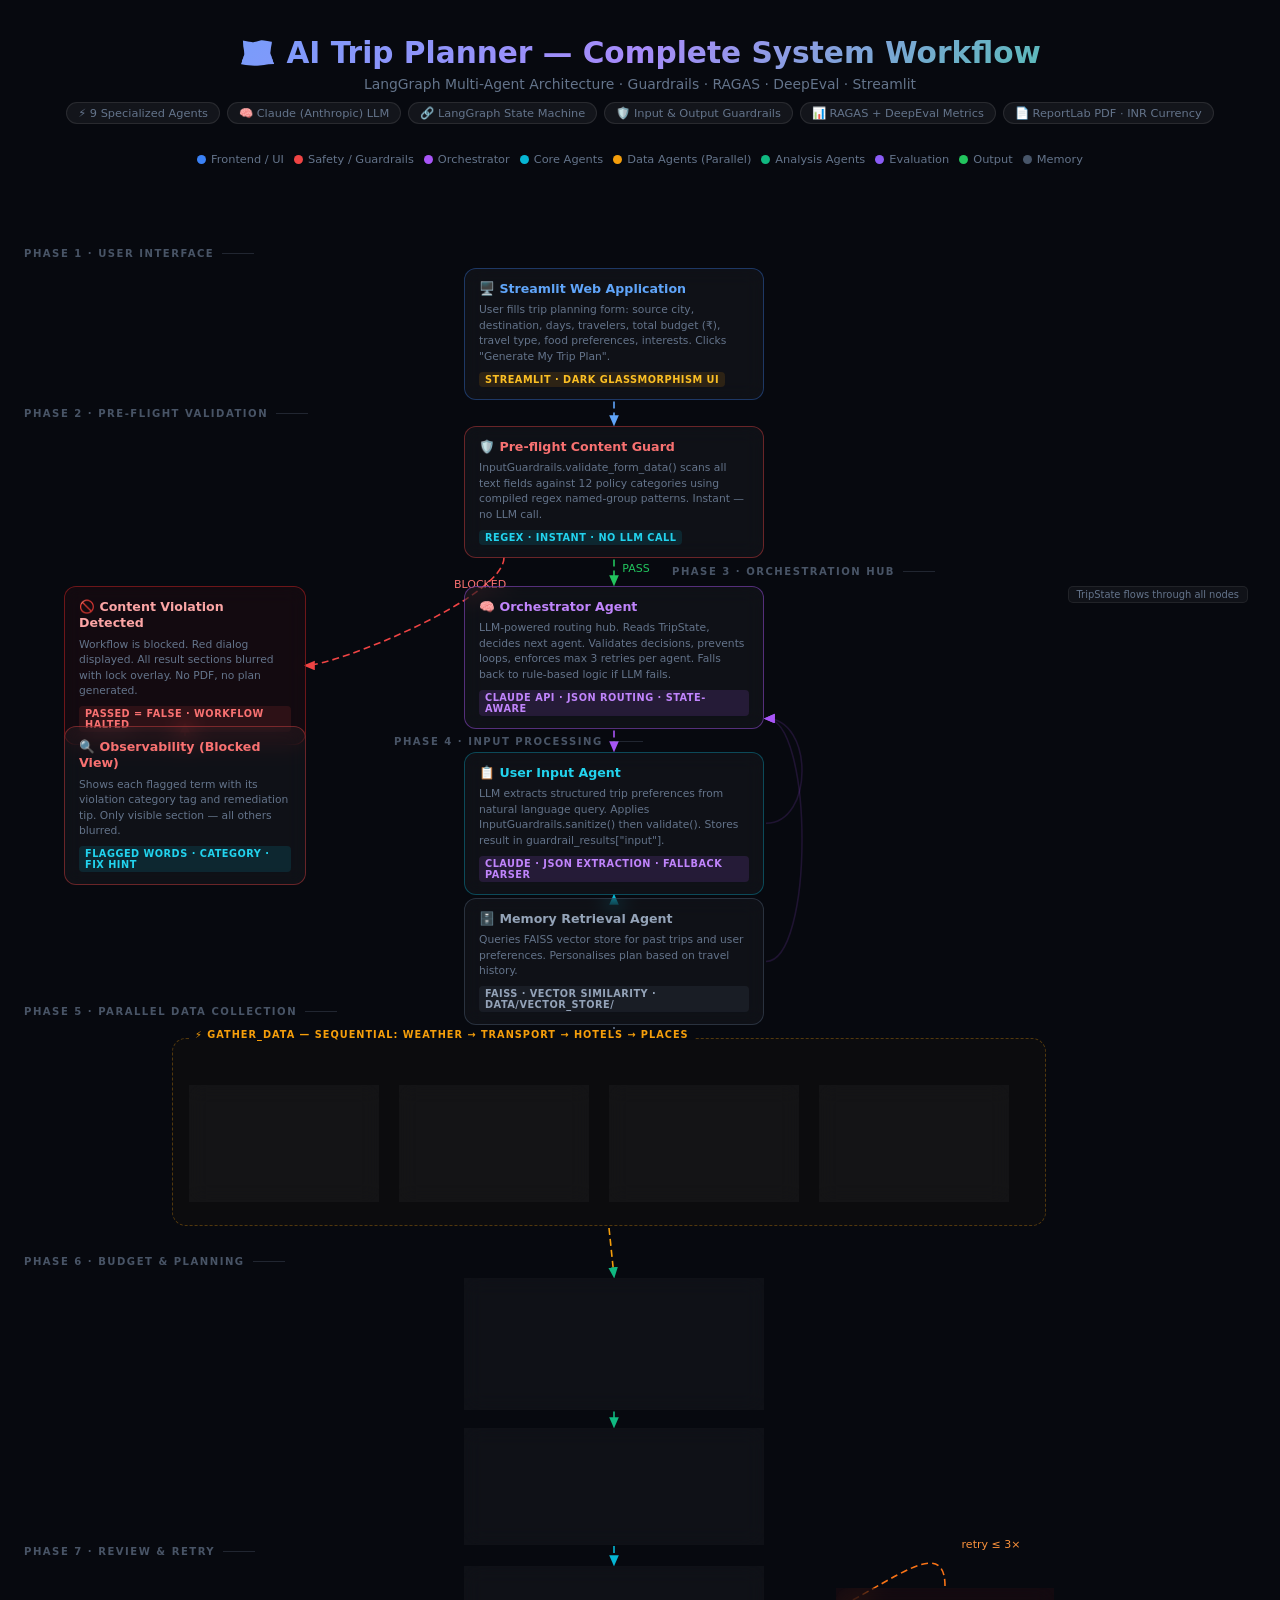
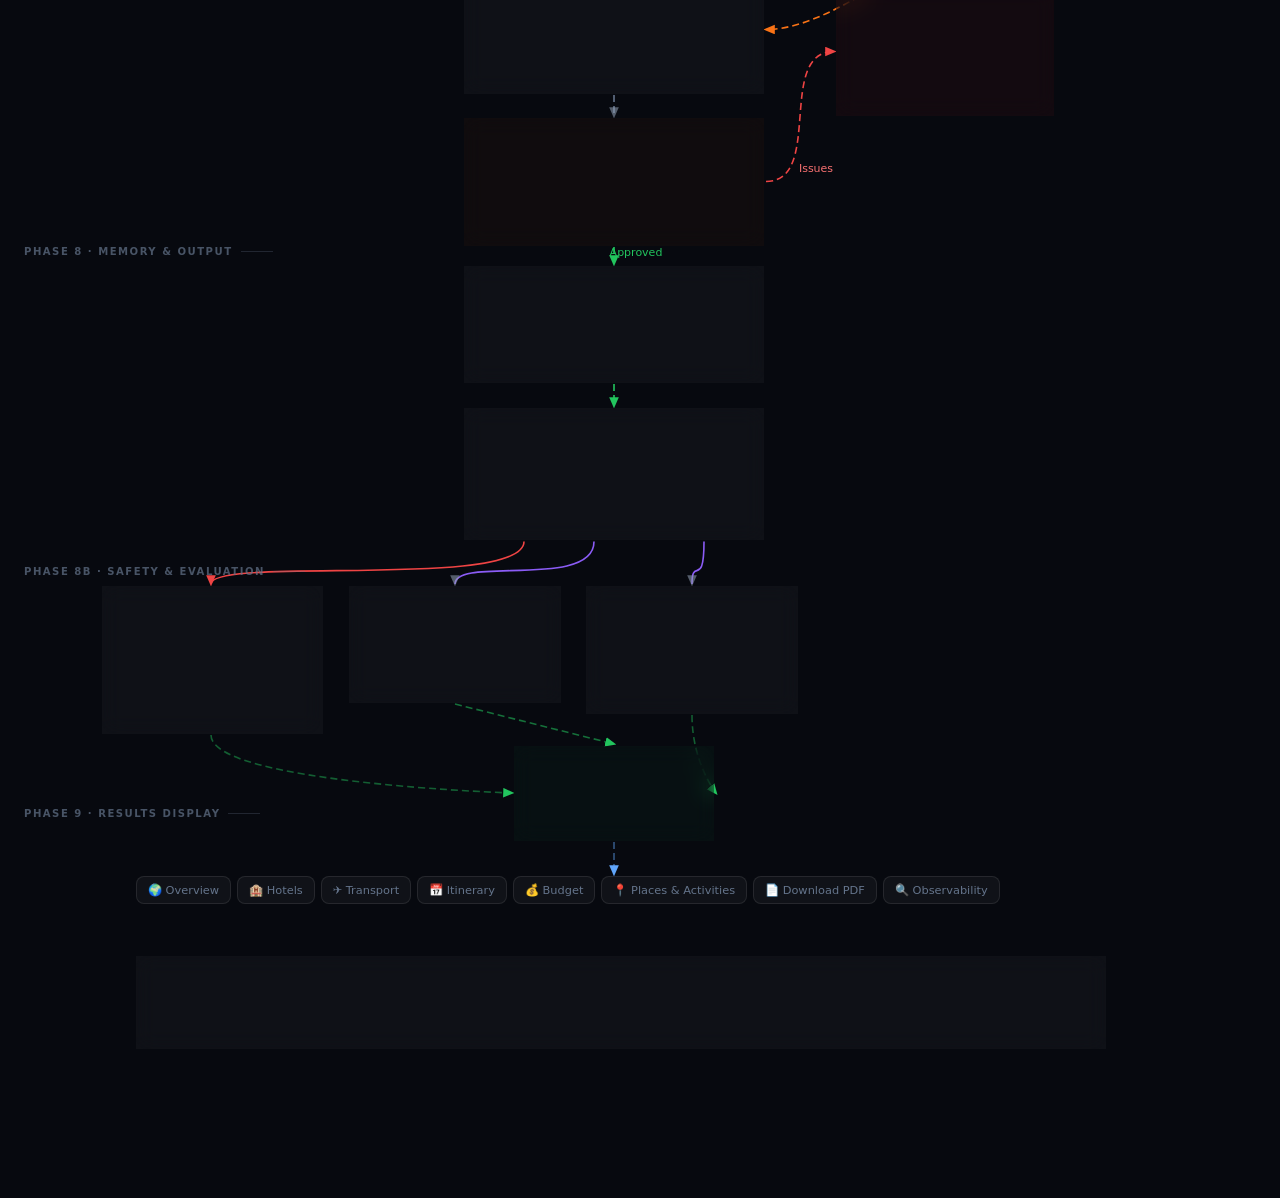
<file: learning/workflow.html>
<!DOCTYPE html>
<html lang="en">
<head>
<meta charset="UTF-8">
<meta name="viewport" content="width=device-width, initial-scale=1.0">
<title>AI Trip Planner — System Workflow</title>
<style>
*,*::before,*::after{box-sizing:border-box;margin:0;padding:0}
:root{
  --bg:#07090f;--glass:rgba(255,255,255,0.035);--border:rgba(255,255,255,0.09);
  --text:#e2e8f0;--muted:#64748b;
}
html{background:var(--bg);font-family:'Segoe UI',system-ui,sans-serif;color:var(--text)}
body{min-height:100vh;overflow-x:auto}
.page{max-width:1280px;margin:0 auto;padding:36px 24px 100px}

/* ── Header ── */
.hdr{text-align:center;margin-bottom:28px}
.hdr h1{font-size:1.85rem;font-weight:700;background:linear-gradient(135deg,#60a5fa,#a78bfa,#34d399);
  -webkit-background-clip:text;-webkit-text-fill-color:transparent;background-clip:text;margin-bottom:6px}
.hdr p{color:var(--muted);font-size:.87rem}
.badges{display:flex;flex-wrap:wrap;gap:7px;justify-content:center;margin-top:10px}
.badge{display:inline-flex;align-items:center;gap:5px;background:rgba(255,255,255,0.05);
  border:1px solid rgba(255,255,255,0.09);border-radius:20px;padding:3px 11px;font-size:.71rem;color:var(--muted)}

/* ── Legend ── */
.legend{display:flex;flex-wrap:wrap;gap:10px;justify-content:center;margin-bottom:32px}
.li{display:flex;align-items:center;gap:5px;font-size:.71rem;color:var(--muted)}
.ld{width:9px;height:9px;border-radius:50%;flex-shrink:0}

/* ── Diagram ── */
.diagram{position:relative;width:100%;height:2500px}
.svg-ov{position:absolute;top:0;left:0;width:100%;height:100%;pointer-events:none;overflow:visible}

/* ── Phase labels ── */
.phase{position:absolute;display:flex;align-items:center;gap:8px;
  font-size:.63rem;font-weight:700;text-transform:uppercase;letter-spacing:1.5px;
  color:var(--muted);opacity:.7;white-space:nowrap}
.phase::after{content:'';display:block;width:32px;height:1px;background:currentColor;opacity:.4}

/* ── Nodes ── */
.node{position:absolute;display:flex;flex-direction:column;gap:4px;
  background:var(--glass);border:1px solid var(--border);border-radius:12px;
  padding:12px 14px;backdrop-filter:blur(10px);-webkit-backdrop-filter:blur(10px);
  transition:transform .25s,box-shadow .25s,border-color .25s;cursor:default;z-index:1}
.node:hover{transform:translateY(-2px);z-index:9999}
.nt{font-size:.79rem;font-weight:600;display:flex;align-items:center;gap:6px;line-height:1.3}
.ns{font-size:.67rem;color:var(--muted);line-height:1.45;margin-top:1px}
.nb{display:inline-flex;align-items:center;gap:3px;font-size:.61rem;font-weight:600;
  text-transform:uppercase;letter-spacing:.5px;padding:2px 6px;border-radius:4px;margin-top:3px;width:fit-content}

/* Color variants */
.n-frontend{border-color:rgba(59,130,246,.35)}.n-frontend .nt{color:#60a5fa}
.n-frontend:hover{border-color:rgba(59,130,246,.65);box-shadow:0 6px 28px rgba(59,130,246,.12)}
.n-safety{border-color:rgba(239,68,68,.4)}.n-safety .nt{color:#f87171}
.n-safety:hover{border-color:rgba(239,68,68,.7);box-shadow:0 6px 28px rgba(239,68,68,.14)}
.n-blocked{border-color:rgba(220,38,38,.45);background:rgba(220,38,38,.06)}.n-blocked .nt{color:#fca5a5}
.n-orch{border-color:rgba(168,85,247,.45)}.n-orch .nt{color:#c084fc}
.n-orch:hover{border-color:rgba(168,85,247,.8);box-shadow:0 6px 28px rgba(168,85,247,.18)}
.n-agent{border-color:rgba(6,182,212,.35)}.n-agent .nt{color:#22d3ee}
.n-agent:hover{border-color:rgba(6,182,212,.65);box-shadow:0 6px 28px rgba(6,182,212,.12)}
.n-data{border-color:rgba(245,158,11,.35)}.n-data .nt{color:#fbbf24}
.n-data:hover{border-color:rgba(245,158,11,.65);box-shadow:0 6px 28px rgba(245,158,11,.1)}
.n-analysis{border-color:rgba(16,185,129,.35)}.n-analysis .nt{color:#34d399}
.n-analysis:hover{border-color:rgba(16,185,129,.65);box-shadow:0 6px 28px rgba(16,185,129,.1)}
.n-mem{border-color:rgba(71,85,105,.5)}.n-mem .nt{color:#94a3b8}
.n-output{border-color:rgba(34,197,94,.4)}.n-output .nt{color:#4ade80}
.n-output:hover{border-color:rgba(34,197,94,.7);box-shadow:0 6px 28px rgba(34,197,94,.1)}
.n-eval{border-color:rgba(139,92,246,.4)}.n-eval .nt{color:#a78bfa}
.n-eval:hover{border-color:rgba(139,92,246,.7);box-shadow:0 6px 28px rgba(139,92,246,.1)}
.n-decision{border-color:rgba(249,115,22,.45);background:rgba(249,115,22,.04)}.n-decision .nt{color:#fb923c}
.n-terminal{border-color:rgba(34,197,94,.5);background:rgba(34,197,94,.04)}.n-terminal .nt{color:#4ade80}

/* Badge fills */
.b-llm{background:rgba(168,85,247,.14);color:#c084fc}
.b-tool{background:rgba(245,158,11,.13);color:#fbbf24}
.b-rule{background:rgba(6,182,212,.13);color:#22d3ee}
.b-new{background:rgba(34,197,94,.12);color:#4ade80}
.b-retry{background:rgba(239,68,68,.12);color:#f87171}
.b-mem{background:rgba(71,85,105,.18);color:#94a3b8}
.b-eval{background:rgba(139,92,246,.14);color:#a78bfa}

/* ── Parallel group ── */
.par-group{position:absolute;border:1px dashed rgba(245,158,11,.3);
  border-radius:14px;background:rgba(245,158,11,.025)}
.par-lbl{position:absolute;top:-10px;left:16px;font-size:.61rem;font-weight:700;
  text-transform:uppercase;letter-spacing:1px;color:#f59e0b;background:var(--bg);padding:0 6px;white-space:nowrap}

/* ── Result tabs ── */
.tabs-row{position:absolute;display:flex;flex-wrap:wrap;gap:6px}
.tab{display:flex;align-items:center;gap:4px;background:rgba(255,255,255,.04);
  border:1px solid rgba(255,255,255,.09);border-radius:8px;padding:6px 11px;
  font-size:.71rem;color:var(--muted);transition:all .2s;cursor:default}
.tab:hover{border-color:rgba(96,165,250,.4);color:#93c5fd;background:rgba(96,165,250,.05)}

/* ── State label ── */
.state-lbl{position:absolute;font-size:.62rem;color:var(--muted);
  background:rgba(255,255,255,.04);border:1px solid rgba(255,255,255,.07);
  border-radius:5px;padding:2px 8px}

/* ── Tooltip ── */
.tip{display:none;position:absolute;z-index:10000;background:rgba(10,14,26,.97);
  border:1px solid rgba(255,255,255,.12);border-radius:10px;padding:9px 13px;
  max-width:240px;font-size:.69rem;color:var(--text);line-height:1.55;
  box-shadow:0 8px 30px rgba(0,0,0,.7);pointer-events:none;
  top:0;left:calc(100% + 10px);transform:none;white-space:normal}
.node:hover .tip{display:block}

/* ── Animated arrows ── */
@keyframes dash{to{stroke-dashoffset:-20}}
.flow{stroke-dasharray:7 4;animation:dash 1.4s linear infinite}
.flow-slow{stroke-dasharray:7 4;animation:dash 2s linear infinite}
</style>
</head>
<body>
<div class="page">

<div class="hdr">
  <h1>🗺️ AI Trip Planner — Complete System Workflow</h1>
  <p>LangGraph Multi-Agent Architecture · Guardrails · RAGAS · DeepEval · Streamlit</p>
  <div class="badges">
    <span class="badge">⚡ 9 Specialized Agents</span>
    <span class="badge">🧠 Claude (Anthropic) LLM</span>
    <span class="badge">🔗 LangGraph State Machine</span>
    <span class="badge">🛡️ Input &amp; Output Guardrails</span>
    <span class="badge">📊 RAGAS + DeepEval Metrics</span>
    <span class="badge">📄 ReportLab PDF · INR Currency</span>
  </div>
</div>

<div class="legend">
  <div class="li"><div class="ld" style="background:#3b82f6"></div>Frontend / UI</div>
  <div class="li"><div class="ld" style="background:#ef4444"></div>Safety / Guardrails</div>
  <div class="li"><div class="ld" style="background:#a855f7"></div>Orchestrator</div>
  <div class="li"><div class="ld" style="background:#06b6d4"></div>Core Agents</div>
  <div class="li"><div class="ld" style="background:#f59e0b"></div>Data Agents (Parallel)</div>
  <div class="li"><div class="ld" style="background:#10b981"></div>Analysis Agents</div>
  <div class="li"><div class="ld" style="background:#8b5cf6"></div>Evaluation</div>
  <div class="li"><div class="ld" style="background:#22c55e"></div>Output</div>
  <div class="li"><div class="ld" style="background:#475569"></div>Memory</div>
</div>

<!-- ═══════════ DIAGRAM ═══════════ -->
<div class="diagram" id="diagram">
<svg class="svg-ov" id="svgov" xmlns="http://www.w3.org/2000/svg">
<defs>
  <marker id="a"  markerWidth="7" markerHeight="7" refX="5.5" refY="3" orient="auto"><path d="M0,0 L0,6 L7,3z" fill="rgba(148,163,184,.55)"/></marker>
  <marker id="ab" markerWidth="7" markerHeight="7" refX="5.5" refY="3" orient="auto"><path d="M0,0 L0,6 L7,3z" fill="#60a5fa"/></marker>
  <marker id="ar" markerWidth="7" markerHeight="7" refX="5.5" refY="3" orient="auto"><path d="M0,0 L0,6 L7,3z" fill="#ef4444"/></marker>
  <marker id="ap" markerWidth="7" markerHeight="7" refX="5.5" refY="3" orient="auto"><path d="M0,0 L0,6 L7,3z" fill="#a855f7"/></marker>
  <marker id="ag" markerWidth="7" markerHeight="7" refX="5.5" refY="3" orient="auto"><path d="M0,0 L0,6 L7,3z" fill="#22c55e"/></marker>
  <marker id="ao" markerWidth="7" markerHeight="7" refX="5.5" refY="3" orient="auto"><path d="M0,0 L0,6 L7,3z" fill="#f97316"/></marker>
  <marker id="ac" markerWidth="7" markerHeight="7" refX="5.5" refY="3" orient="auto"><path d="M0,0 L0,6 L7,3z" fill="#06b6d4"/></marker>
  <marker id="ae" markerWidth="7" markerHeight="7" refX="5.5" refY="3" orient="auto"><path d="M0,0 L0,6 L7,3z" fill="#10b981"/></marker>
</defs>
</svg>

<!-- ═══ PHASE LABELS ═══
     Phases 1 & 2 → left:0 (no left-branch conflict at those y-ranges)
     Phases 3 & 4 → left:370px (clear of the left-branch blocked nodes at left:40px)
     Phases 5–9   → left:0 (left branch has ended by then)
-->
<div class="phase" style="top:50px;  left:0">Phase 1 · User Interface</div>
<div class="phase" style="top:210px; left:0">Phase 2 · Pre-flight Validation</div>
<div class="phase" style="top:368px; left:648px">Phase 3 · Orchestration Hub</div>
<div class="phase" style="top:538px; left:370px">Phase 4 · Input Processing</div>
<div class="phase" style="top:808px; left:0">Phase 5 · Parallel Data Collection</div>
<div class="phase" style="top:1058px;left:0">Phase 6 · Budget &amp; Planning</div>
<div class="phase" style="top:1348px;left:0">Phase 7 · Review &amp; Retry</div>
<div class="phase" style="top:1648px;left:0">Phase 8 · Memory &amp; Output</div>
<div class="phase" style="top:1968px;left:0">Phase 8b · Safety &amp; Evaluation</div>
<div class="phase" style="top:2210px;left:0">Phase 9 · Results Display</div>

<div class="state-lbl" style="right:8px;top:388px">TripState flows through all nodes</div>

<!-- ════ 1. Streamlit UI ════ -->
<!-- top:70  bottom≈185 -->
<div class="node n-frontend" id="n-ui" style="left:440px;top:70px;width:300px">
  <div class="nt">🖥️ Streamlit Web Application</div>
  <div class="ns">User fills trip planning form: source city, destination, days, travelers, total budget (₹), travel type, food preferences, interests. Clicks "Generate My Trip Plan".</div>
  <div class="nb b-tool">Streamlit · Dark Glassmorphism UI</div>
  <div class="tip">8 UI Tabs after results: Overview · Hotels · Transport · Itinerary · Budget · Places · PDF · Observability.<br>Custom CSS targets data-baseweb selectors for dark input widgets.</div>
</div>

<!-- ════ 2. Input Guardrails ════ -->
<!-- top:228  bottom≈328 -->
<div class="node n-safety" id="n-guard-in" style="left:440px;top:228px;width:300px">
  <div class="nt">🛡️ Pre-flight Content Guard</div>
  <div class="ns">InputGuardrails.validate_form_data() scans all text fields against 12 policy categories using compiled regex named-group patterns. Instant — no LLM call.</div>
  <div class="nb b-rule">Regex · Instant · No LLM call</div>
  <div class="tip">Categories: Violence/Threat · Weapons · Illegal Activity · Controlled Substances · Fraud/Scam · Terrorism · Hate Speech · Profanity · Abusive Language · Explicit Content · Self-Harm · Spam<br><br>Scans: query, source, destination, user_name, food_preferences, interests, travel_type</div>
</div>

<!-- ════ BLOCKED PATH — left column ════ -->
<!-- n-blocked:     top:388  bottom≈483 -->
<!-- n-obs-blocked: top:528  bottom≈618 -->
<div class="node n-blocked" id="n-blocked" style="left:40px;top:388px;width:242px">
  <div class="nt">🚫 Content Violation Detected</div>
  <div class="ns">Workflow is blocked. Red dialog displayed. All result sections blurred with lock overlay. No PDF, no plan generated.</div>
  <div class="nb b-retry">passed = False · Workflow Halted</div>
</div>

<div class="node n-safety" id="n-obs-blocked" style="left:40px;top:528px;width:242px">
  <div class="nt">🔍 Observability (Blocked View)</div>
  <div class="ns">Shows each flagged term with its violation category tag and remediation tip. Only visible section — all others blurred.</div>
  <div class="nb b-rule">Flagged words · Category · Fix hint</div>
</div>

<!-- ════ 3. Orchestrator ════ -->
<!-- top:388  bottom≈495 -->
<div class="node n-orch" id="n-orch" style="left:440px;top:388px;width:300px">
  <div class="nt">🧠 Orchestrator Agent</div>
  <div class="ns">LLM-powered routing hub. Reads TripState, decides next agent. Validates decisions, prevents loops, enforces max 3 retries per agent. Falls back to rule-based logic if LLM fails.</div>
  <div class="nb b-llm">Claude API · JSON routing · State-aware</div>
  <div class="tip">Routes: user_input → memory_retrieval → gather_data → budget → itinerary → review → memory_update → pdf_generator → end<br><br>Decision schema: {next_step, reason, conflicts[], retry_agent}</div>
</div>

<!-- ════ 4. User Input Agent ════ -->
<!-- top:554  bottom≈655 -->
<div class="node n-agent" id="n-userinput" style="left:440px;top:554px;width:300px">
  <div class="nt">📋 User Input Agent</div>
  <div class="ns">LLM extracts structured trip preferences from natural language query. Applies InputGuardrails.sanitize() then validate(). Stores result in guardrail_results["input"].</div>
  <div class="nb b-llm">Claude · JSON extraction · Fallback parser</div>
  <div class="tip">Outputs trip_preferences: {source, destination, days, travelers, budget, travel_type, hotel_preference, food_preferences, transport_preference, interests, dates{start,end,display}, luxury_level}</div>
</div>

<!-- ════ 5. Memory Retrieval ════ -->
<!-- top:700  bottom≈782 -->
<div class="node n-mem" id="n-memret" style="left:440px;top:700px;width:300px">
  <div class="nt">🗄️ Memory Retrieval Agent</div>
  <div class="ns">Queries FAISS vector store for past trips and user preferences. Personalises plan based on travel history.</div>
  <div class="nb b-mem">FAISS · Vector similarity · data/vector_store/</div>
  <div class="tip">Reads data/vector_store/{user_id}/documents.json. Populates: past_trips[] and user_preferences_memory{} in TripState.</div>
</div>

<!-- ════ 6. Parallel gather_data group ════ -->
<!-- top:840  bottom≈1028  (height=188) -->
<div class="par-group" id="pargroup" style="left:148px;top:840px;width:874px;height:188px">
  <div class="par-lbl">⚡ gather_data — sequential: Weather → Transport → Hotels → Places</div>

  <div class="node n-data" id="n-weather" style="left:16px;top:46px;width:190px">
    <div class="nt">🌤️ Weather Agent</div>
    <div class="ns">Forecast, seasonal advice, packing tips for destination dates</div>
    <div class="nb b-tool">OpenWeather API</div>
    <div class="tip">Outputs weather_data: {forecast, temperature, conditions, seasonal_tips, packing_list, weather_alerts, summary}</div>
  </div>

  <div class="node n-data" id="n-transport" style="left:226px;top:46px;width:190px">
    <div class="nt">✈️ Transport Agent</div>
    <div class="ns">Flights &amp; trains inter-city. Metro / bus / rail for same-city trips.</div>
    <div class="nb b-tool">Smart city detection</div>
    <div class="tip">is_same_city() normalises names &amp; aliases. Same city → search_local_transport() for 7 cities. Different city → flights + trains.</div>
  </div>

  <div class="node n-data" id="n-hotel" style="left:436px;top:46px;width:190px">
    <div class="nt">🏨 Hotel Agent</div>
    <div class="ns">Finds &amp; ranks hotels by budget tier, rating, proximity to attractions</div>
    <div class="nb b-tool">Hotel search tools</div>
    <div class="tip">Outputs hotel_data: {recommendations[], best_pick{name, price_per_night, rating, location}, price_range, filters_applied}</div>
  </div>

  <div class="node n-data" id="n-places" style="left:646px;top:46px;width:190px">
    <div class="nt">📍 Places Agent</div>
    <div class="ns">Attractions, restaurants, activities filtered by user interests</div>
    <div class="nb b-tool">Places / search API</div>
    <div class="tip">Outputs places_data: {attractions[], restaurants[], activities[], hidden_gems[], categorised by interest tags}</div>
  </div>
</div>

<!-- ════ 7. Budget Agent ════ -->
<!-- top:1080  bottom≈1178 -->
<div class="node n-analysis" id="n-budget" style="left:440px;top:1080px;width:300px">
  <div class="nt">💰 Budget Agent</div>
  <div class="ns">Calculates INR breakdown: hotels, transport, food, activities, misc. Hard cap: if total exceeds budget, all categories are proportionally scaled down.</div>
  <div class="nb b-rule">INR · Hard cap · Proportional scaling</div>
  <div class="tip">Hard cap: estimated_total &gt; budget → scale = budget/total → applied to all categories.<br><br>Outputs budget_summary: {total_inr, breakdown{hotels,transport,food,activities,misc}, forced_within_budget, per_person_cost}</div>
</div>

<!-- ════ 8. Itinerary Agent ════ -->
<!-- top:1230  bottom≈1330 -->
<div class="node n-analysis" id="n-itinerary" style="left:440px;top:1230px;width:300px">
  <div class="nt">📅 Itinerary Agent</div>
  <div class="ns">Generates day-by-day plan: activities, timings, restaurant picks, travel notes, daily budgets. Uses weather, places, and transport data.</div>
  <div class="nb b-llm">Claude · Day-wise planning</div>
  <div class="tip">Outputs itinerary: {days[{day_number, date, theme, morning, afternoon, evening, dinner, notes, activities[], daily_budget_inr}], highlights[], total_days}</div>
</div>

<!-- ════ 9. Review Agent ════ -->
<!-- top:1368  bottom≈1465 -->
<div class="node n-agent" id="n-review" style="left:440px;top:1368px;width:300px">
  <div class="nt">🔎 Review Agent</div>
  <div class="ns">Validates: budget compliance, itinerary completeness (all days covered), hotel fit, weather suitability, transport feasibility.</div>
  <div class="nb b-llm">Claude · Conflict detection · Rule fallback</div>
  <div class="tip">Returns review_status: {approved, issues[], conflicts[], retry_agent (hotel|budget|itinerary|transport), review_notes, confidence_score 0-100}<br><br>Auto-approves after 3 retries.</div>
</div>

<!-- ════ RETRY box — right side ════ -->
<!-- top:1390  bottom≈1478 — spans review/decision range -->
<div class="node n-blocked" id="n-retry" style="left:812px;top:1390px;width:218px">
  <div class="nt">🔄 Retry Failed Agent</div>
  <div class="ns">Re-runs: budget · itinerary · hotel · transport. Orchestrator routes back to review after retry.</div>
  <div class="nb b-retry">max 3× · retry_counts tracked</div>
  <div class="tip">retry_counts stored per agent in TripState. After retry, routes back to review_node for re-evaluation. After 3 retries the review auto-approves with a note.</div>
</div>

<!-- ════ 10. Decision Gate ════ -->
<!-- top:1520  bottom≈1606 -->
<div class="node n-decision" id="n-decision" style="left:440px;top:1520px;width:300px">
  <div class="nt">⚖️ Approval Decision Gate</div>
  <div class="ns">Approved → Memory Update. Issues found → retry the failing agent (max 3× per agent). Max retries reached → auto-approve.</div>
  <div class="nb" style="background:rgba(249,115,22,.12);color:#fb923c">Conditional routing · retry_counts ≤ 3</div>
</div>

<!-- ════ 11. Memory Update ════ -->
<!-- top:1668  bottom≈1750 -->
<div class="node n-mem" id="n-memupd" style="left:440px;top:1668px;width:300px">
  <div class="nt">💾 Memory Update Agent</div>
  <div class="ns">Persists this trip's preferences and outcomes into the FAISS vector store for future personalisation of the same user.</div>
  <div class="nb b-mem">FAISS · Persistent · Per-user</div>
</div>

<!-- ════ 12. PDF Generator ════ -->
<!-- top:1810  bottom≈1910 -->
<div class="node n-output" id="n-pdf" style="left:440px;top:1810px;width:300px">
  <div class="nt">📄 PDF Generator Agent</div>
  <div class="ns">Generates A4 travel report in INR. Runs Output Guardrails + RAGAS + DeepEval before generating. Saves to output/TripPlan_{dest}_{timestamp}.pdf.</div>
  <div class="nb b-new">ReportLab · All costs in ₹ · A4</div>
  <div class="tip">PDF sections: header banner, trip summary, weather, hotels, transport, day-wise itinerary, full budget breakdown — all in ₹.<br><br>Path stored in TripState.pdf_path.</div>
</div>

<!-- ════ 13. Output Guardrails ════ -->
<!-- top:1988  bottom≈2090 -->
<div class="node n-safety" id="n-guard-out" style="left:78px;top:1988px;width:218px">
  <div class="nt">🛡️ Output Guardrails</div>
  <div class="ns">5 checks: budget compliance (≤105%), itinerary completeness, hotel availability, transport availability, content quality (empty days).</div>
  <div class="nb b-rule">OutputGuardrails.validate()</div>
  <div class="tip">Stores result in guardrail_results["output"]. Budget check: estimated_cost ≤ total_budget × 1.05. Completeness: itinerary_days ≥ requested_days.</div>
</div>

<!-- ════ 14. RAGAS ════ -->
<!-- top:1988  bottom≈2080 -->
<div class="node n-eval" id="n-ragas" style="left:325px;top:1988px;width:212px">
  <div class="nt">📊 RAGAS Evaluation</div>
  <div class="ns">Faithfulness · Answer Relevance · Context Precision · Context Recall · Overall RAGAS Score</div>
  <div class="nb b-eval">Heuristic · No LLM call</div>
  <div class="tip">Heuristic scoring: data richness, destination relevance, preference coverage, context utilisation. Scores 0.0–1.0 per metric.</div>
</div>

<!-- ════ 15. DeepEval ════ -->
<!-- top:1988  bottom≈2080 -->
<div class="node n-eval" id="n-deepeval" style="left:562px;top:1988px;width:212px">
  <div class="nt">🧪 DeepEval Metrics</div>
  <div class="ns">Coherence · Correctness · Hallucination Score · Toxicity · Bias · Overall DeepEval Score</div>
  <div class="nb b-eval">Heuristic · Grade: Excellent–Poor</div>
  <div class="tip">Grade derived from RAGAS + DeepEval: Excellent (≥0.85) · Good (≥0.70) · Fair (≥0.55) · Poor (&lt;0.55). Stored in evaluation_results.</div>
</div>

<!-- ════ END ════ -->
<!-- top:2148  bottom≈2215 -->
<div class="node n-terminal" id="n-end" style="left:490px;top:2148px;width:200px;text-align:center;align-items:center">
  <div class="nt">✅ Workflow Complete</div>
  <div class="ns" style="text-align:center">TripState fully populated. Results streamed back to Streamlit frontend.</div>
</div>

<!-- ════ Result Tabs ════ -->
<div class="tabs-row" style="left:112px;top:2278px;width:1020px">
  <div class="tab">🌍 Overview</div>
  <div class="tab">🏨 Hotels</div>
  <div class="tab">✈️ Transport</div>
  <div class="tab">📅 Itinerary</div>
  <div class="tab">💰 Budget</div>
  <div class="tab">📍 Places &amp; Activities</div>
  <div class="tab">📄 Download PDF</div>
  <div class="tab">🔍 Observability</div>
</div>

<!-- ════ Observability detail ════ -->
<div class="node n-eval" style="left:112px;top:2358px;width:970px;flex-direction:row;flex-wrap:wrap;gap:16px;padding:14px 18px">
  <div style="flex:1;min-width:180px">
    <div class="nt" style="font-size:.74rem">🛡️ Guardrail Results</div>
    <div class="ns">Input &amp; output check cards with pass/fail/warn per check, flagged inputs listed</div>
  </div>
  <div style="flex:1;min-width:180px">
    <div class="nt" style="font-size:.74rem">📊 RAGAS Gauges</div>
    <div class="ns">4 metric gauges: Faithfulness, Answer Relevance, Context Precision, Context Recall</div>
  </div>
  <div style="flex:1;min-width:180px">
    <div class="nt" style="font-size:.74rem">🧪 DeepEval Gauges</div>
    <div class="ns">5 gauges: Coherence, Correctness, Hallucination Risk, Toxicity, Bias</div>
  </div>
  <div style="flex:1;min-width:180px">
    <div class="nt" style="font-size:.74rem">🪵 Pipeline Trace</div>
    <div class="ns">Agent log with retry counts, errors, current_step history, timestamps</div>
  </div>
</div>

</div><!-- /diagram -->
</div><!-- /page -->

<script>
function draw() {
  const svg = document.getElementById('svgov');
  const dg  = document.getElementById('diagram');
  [...svg.children].forEach(c => { if (c.tagName !== 'defs') c.remove(); });

  const DR = dg.getBoundingClientRect();

  function p(id) {
    const el = document.getElementById(id) || document.querySelector(id);
    if (!el) return null;
    const r = el.getBoundingClientRect();
    const x = r.left - DR.left, y = r.top - DR.top;
    return { cx:x+r.width/2, cy:y+r.height/2,
             top:y, bot:y+r.height, left:x, right:x+r.width, w:r.width, h:r.height };
  }

  function mkpath(d, stroke, cls, marker) {
    const el = document.createElementNS('http://www.w3.org/2000/svg','path');
    el.setAttribute('d',d); el.setAttribute('fill','none');
    el.setAttribute('stroke',stroke); el.setAttribute('stroke-width','1.6');
    if (cls)    el.setAttribute('class',cls);
    if (marker) el.setAttribute('marker-end','url(#'+marker+')');
    svg.appendChild(el);
  }

  function mktxt(x, y, label, fill, anchor) {
    const el = document.createElementNS('http://www.w3.org/2000/svg','text');
    el.setAttribute('x',x); el.setAttribute('y',y);
    el.setAttribute('text-anchor', anchor||'middle');
    el.setAttribute('fill', fill||'rgba(148,163,184,.75)');
    el.setAttribute('font-size','11');
    el.setAttribute('font-family','Segoe UI,system-ui,sans-serif');
    el.textContent = label;
    svg.appendChild(el);
  }

  /* Straight vertical connector with optional label */
  function vline(fromId, toId, stroke, cls, marker, label) {
    const f=p(fromId), t=p(toId); if(!f||!t) return;
    const x=f.cx, y1=f.bot+2, y2=t.top-2, my=(y1+y2)/2;
    mkpath(`M${x} ${y1} L${x} ${y2}`, stroke, cls, marker);
    if (label) mktxt(x+22, my, label, stroke);
  }

  /* Curved connector between two points */
  function curve(x1,y1, x2,y2, stroke, cls, marker) {
    const cp1x=x1, cp1y=(y1+y2)/2, cp2x=x2, cp2y=(y1+y2)/2;
    mkpath(`M${x1} ${y1} C${cp1x} ${cp1y} ${cp2x} ${cp2y} ${x2} ${y2}`, stroke, cls, marker);
  }

  /* ── 1. UI → Input Guard ── */
  vline('n-ui','n-guard-in','#60a5fa','flow','ab');

  /* ── 2a. Guard → PASS → Orch ── */
  vline('n-guard-in','n-orch','#22c55e','flow','ag','PASS');

  /* ── 2b. Guard → BLOCKED (curve left) ── */
  { const g=p('n-guard-in'), b=p('n-blocked'); if(g&&b) {
    mkpath(`M${g.left+40} ${g.bot} C${g.left+40} ${g.bot+40} ${b.right+30} ${b.cy} ${b.right} ${b.cy}`,
      '#ef4444','flow','ar');
    mktxt(g.left-10, g.bot+30, 'BLOCKED', '#f87171','start');
  }}

  /* ── 2c. Blocked → Observability ── */
  vline('n-blocked','n-obs-blocked','#ef4444','flow','ar');

  /* ── 3. Orch → User Input ── */
  vline('n-orch','n-userinput','#a855f7','flow','ap');

  /* ── 4. User Input → Memory ── */
  vline('n-userinput','n-memret','#06b6d4','flow','ac');

  /* ── 5. Memory → parallel group ── */
  { const m=p('n-memret'), g=p('pargroup'); if(m&&g) {
    const gCx = g.left + g.w/2;
    mkpath(`M${m.cx} ${m.bot+2} L${m.cx} ${(m.bot+g.top)/2} L${gCx} ${(m.bot+g.top)/2} L${gCx} ${g.top}`,
      '#64748b','flow','a');
  }}

  /* ── 6. Parallel group → Budget ── */
  { const g=p('pargroup'), b=p('n-budget'); if(g&&b) {
    const gCx = g.left + g.w/2;
    mkpath(`M${gCx} ${g.bot+2} L${b.cx} ${b.top-2}`, '#f59e0b','flow','ae');
  }}

  /* ── 7. Budget → Itinerary ── */
  vline('n-budget','n-itinerary','#10b981','flow','ae');

  /* ── 8. Itinerary → Review ── */
  vline('n-itinerary','n-review','#06b6d4','flow','ac');

  /* ── 9. Review → Decision ── */
  vline('n-review','n-decision','#64748b','flow','a');

  /* ── 10. Decision → Retry (right branch) ── */
  { const d=p('n-decision'), r=p('n-retry'); if(d&&r) {
    mkpath(`M${d.right+2} ${d.cy} C${d.right+60} ${d.cy} ${r.left-60} ${r.cy} ${r.left-2} ${r.cy}`,
      '#ef4444','flow','ar');
    mktxt(d.right+52, d.cy-10, 'Issues', '#f87171');
  }}

  /* ── 11. Retry → Review (loop back up) ── */
  { const r=p('n-retry'), rv=p('n-review'); if(r&&rv) {
    const x1=r.cx, y1=r.top-2, x2=rv.right+2, y2=rv.cy;
    mkpath(`M${x1} ${y1} C${x1} ${y1-70} ${x2+80} ${y2} ${x2} ${y2}`,
      '#f97316','flow-slow','ao');
    mktxt(x1+46, y1-38, 'retry ≤ 3×', '#fb923c');
  }}

  /* ── 12. Decision → Memory Update (Approved) ── */
  vline('n-decision','n-memupd','#22c55e','flow','ag','Approved');

  /* ── 13. Memory Update → PDF Generator ── */
  vline('n-memupd','n-pdf','#22c55e','flow','ag');

  /* ── 14–16. PDF → eval row ── */
  { const pdf=p('n-pdf'), go=p('n-guard-out'), ra=p('n-ragas'), de=p('n-deepeval');
    if(pdf&&go) mkpath(`M${pdf.left+60} ${pdf.bot+2} C${pdf.left+60} ${pdf.bot+50} ${go.cx} ${go.top-30} ${go.cx} ${go.top-2}`, '#ef4444','','ar');
    if(pdf&&ra) mkpath(`M${pdf.cx-20}  ${pdf.bot+2} C${pdf.cx-20}  ${pdf.bot+50} ${ra.cx} ${ra.top-30} ${ra.cx} ${ra.top-2}`, '#8b5cf6','','a');
    if(pdf&&de) mkpath(`M${pdf.right-60} ${pdf.bot+2} C${pdf.right-60} ${pdf.bot+50} ${de.cx} ${de.top-30} ${de.cx} ${de.top-2}`, '#8b5cf6','','a');
  }

  /* ── 17. Eval row → END ── */
  { const go=p('n-guard-out'), ra=p('n-ragas'), de=p('n-deepeval'), en=p('n-end');
    if(go&&en) mkpath(`M${go.cx} ${go.bot+2} C${go.cx} ${go.bot+50} ${en.left-2} ${en.cy} ${en.left-2} ${en.cy}`, 'rgba(34,197,94,.45)','flow-slow','ag');
    if(ra&&en) mkpath(`M${ra.cx} ${ra.bot+2} L${en.cx} ${en.top-2}`, 'rgba(34,197,94,.55)','flow','ag');
    if(de&&en) mkpath(`M${de.cx} ${de.bot+2} C${de.cx} ${de.bot+50} ${en.right+2} ${en.cy} ${en.right+2} ${en.cy}`, 'rgba(34,197,94,.45)','flow-slow','ag');
  }

  /* ── 18. END → Tabs ── */
  { const en=p('n-end'); const tabs=document.querySelector('.tabs-row');
    if(en&&tabs) {
      const tr=tabs.getBoundingClientRect(), ty=tr.top-DR.top;
      mkpath(`M${en.cx} ${en.bot+2} L${en.cx} ${ty-2}`, 'rgba(96,165,250,.5)','flow','ab');
    }
  }

  /* ── Subtle return arrows (agent → orch) ── */
  ['n-userinput','n-memret'].forEach(id => {
    const n=p(id), o=p('n-orch'); if(!n||!o) return;
    mkpath(`M${n.right+2} ${n.cy} C${n.right+50} ${n.cy} ${o.right+50} ${o.bot-10} ${o.right+2} ${o.bot-10}`,
      'rgba(168,85,247,.15)','','ap');
  });

  svg.setAttribute('height', dg.offsetHeight);
}

window.addEventListener('load', () => setTimeout(draw, 150));
window.addEventListener('resize', () => setTimeout(draw, 150));
</script>
</body>
</html>
</file>
